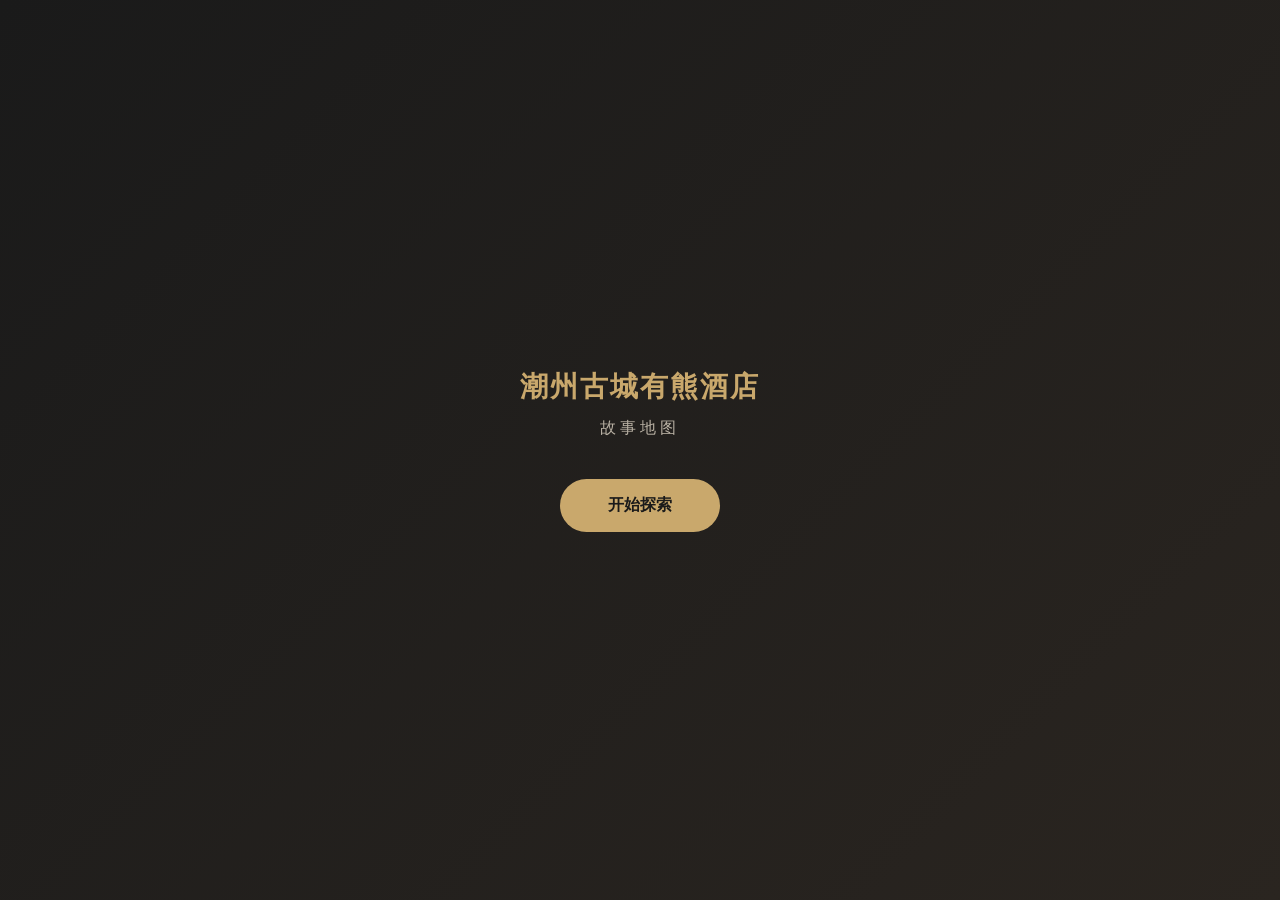
<file: index.html>
<!DOCTYPE html>
<html lang="zh-CN">
<head>
  <meta charset="UTF-8">
  <meta name="viewport" content="width=device-width, initial-scale=1.0, maximum-scale=1.0, user-scalable=no, viewport-fit=cover">
  <meta name="apple-mobile-web-app-capable" content="yes">
  <meta name="apple-mobile-web-app-status-bar-style" content="black-translucent">
  <meta name="theme-color" content="#1a1a1a">
  <title>潮州古城有熊酒店 · 故事地图</title>
  <link rel="manifest" href="manifest.json">
  <link rel="stylesheet" href="css/style.css?v=5">
  <script>
    // 在 app.js 加载前，先把地图居中显示，避免用户看到错位或空白
    document.addEventListener('DOMContentLoaded', function() {
      var img = document.getElementById('mapImage');
      var wrapper = document.getElementById('mapWrapper');
      var container = document.getElementById('mapContainer');
      function fitInitial() {
        if (!img.naturalWidth || !container || !wrapper) return;
        var cw = container.clientWidth;
        var ch = container.clientHeight;
        var scale = Math.min(cw / img.naturalWidth, ch / img.naturalHeight) * 0.95;
        scale = Math.max(0.5, Math.min(scale, 4));
        var x = (cw - img.naturalWidth * scale) / 2;
        var y = (ch - img.naturalHeight * scale) / 2;
        wrapper.style.transform = 'translate(' + x + 'px, ' + y + 'px) scale(' + scale + ')';
      }
      if (img.complete) fitInitial();
      else img.addEventListener('load', fitInitial);
    });
  </script>
</head>
<body>
  <div id="app">
    <!-- 顶部栏 -->
    <header class="top-bar">
      <div class="hotel-info">
        <h1>潮州古城有熊酒店</h1>
        <span class="subtitle">故事地图</span>
      </div>
      <div class="top-actions">
        <button class="voice-settings-btn" id="voiceSettingsBtn" title="语音播报设置">
          <span id="voiceIcon">🔊</span>
        </button>
        <div class="progress" id="progressWrap" title="点击查看成果">
          <span id="progressText">0/30</span>
        </div>
        <button class="reset-btn" id="resetBtn" title="重置全部打卡记录">🔄</button>
      </div>
    </header>

    <!-- 地图容器 -->
    <main class="map-container" id="mapContainer">
      <div class="map-loading" id="mapLoading">平面图加载中…</div>
      <div class="map-wrapper" id="mapWrapper">
        <img
          src="images/floor-plan-styled-1200.jpg"
          alt="潮州古城有熊酒店平面图"
          class="map-image"
          id="mapImage"
          draggable="false"
        >
        <div class="hotspots-layer" id="hotspotsLayer"></div>
      </div>
    </main>

    <!-- 底部故事卡片 -->
    <div class="story-sheet" id="storySheet">
      <div class="sheet-handle"></div>
      <div class="sheet-content">
        <div class="story-header">
          <div class="story-title-row">
            <span class="story-category" id="storyCategory">分类</span>
            <button class="story-voice-btn" id="storyVoiceBtn" title="播报">🔊</button>
          </div>
          <h2 id="storyTitle">故事标题</h2>
          <span class="story-area" id="storyArea">所在区域</span>
        </div>
        <div class="story-body">
          <p id="storySummary">摘要</p>
          <p id="storyText">完整故事</p>
        </div>
        <div class="story-actions">
          <button class="check-in-btn" id="checkInBtn">
            <span class="btn-icon">📍</span>
            <span class="btn-text">打卡</span>
          </button>
          <button class="nav-btn" id="prevBtn">上一个</button>
          <button class="nav-btn" id="nextBtn">下一个</button>
        </div>
      </div>
    </div>

    <!-- 成果页 -->
    <div class="modal" id="resultModal">
      <div class="modal-content result-content">
        <div class="modal-header">
          <h3>我的探索成果</h3>
          <button class="close-btn" id="closeResultModal">×</button>
        </div>
        <div class="result-body">
          <div class="result-stats">
            <div class="stat-number" id="resultCount">0</div>
            <div class="stat-label">已打卡故事点</div>
          </div>
          <div class="result-categories" id="resultCategories"></div>
          <div class="result-points" id="resultPoints"></div>
        </div>
      </div>
    </div>

    <!-- 证书/认证页 -->
    <div class="modal" id="certificateModal">
      <div class="modal-content certificate-content">
        <div class="modal-header">
          <h3>探索认证</h3>
          <button class="close-btn" id="closeCertificateModal">×</button>
        </div>
        <div class="certificate-body">
          <div class="certificate-card" id="certificateCard">
            <div class="cert-hotel">潮州古城有熊酒店</div>
            <div class="cert-title">故事探索认证</div>
            <div class="cert-subtitle">CERTIFICATE OF EXPLORATION</div>
            <div class="cert-divider"></div>
            <div class="cert-icon">🏅</div>
            <div class="cert-name" id="certName">探索者</div>
            <div class="cert-desc">
              已完成全部 <strong id="certCount">30</strong> 个故事点探索
            </div>
            <div class="cert-date" id="certDate">2026.06.15</div>
            <div class="cert-no" id="certNo">NO. 0001</div>
            <div class="cert-seal">有熊</div>
          </div>
          <div class="certificate-form">
            <label>您的名字</label>
            <input type="text" id="certNameInput" placeholder="输入名字" maxlength="10">
            <button class="btn-primary" id="updateCertNameBtn">更新证书</button>
            <button class="btn-secondary" id="downloadCertBtn">保存图片</button>
          </div>
        </div>
      </div>
    </div>

    <!-- 徽章弹窗 -->
    <div class="modal" id="badgeModal">
      <div class="modal-content badge-content">
        <div class="badge-icon" id="badgeIcon">🏅</div>
        <h3 id="badgeTitle">获得徽章</h3>
        <p id="badgeDesc">描述</p>
        <button class="start-btn" id="closeBadgeModal">太棒了</button>
      </div>
    </div>

    <!-- 语音设置弹窗 -->
    <div class="modal" id="voiceModal">
      <div class="modal-content voice-content">
        <div class="modal-header">
          <h3>语音播报设置</h3>
          <button class="close-btn" id="closeVoiceModal">×</button>
        </div>
        <div class="voice-body">
          <div class="voice-option">
            <label>播报模式</label>
            <div class="voice-mode-group" id="voiceModeGroup">
              <button type="button" class="voice-mode-btn" data-mode="off">关闭</button>
              <button type="button" class="voice-mode-btn" data-mode="click">点击播报</button>
              <button type="button" class="voice-mode-btn" data-mode="auto">自动播报</button>
            </div>
          </div>

          <div class="voice-option">
            <label for="voiceVolume">音量 <span id="voiceVolumeValue">100%</span></label>
            <input type="range" id="voiceVolume" min="0" max="1" step="0.05" value="1">
            <div class="voice-rate-labels">
              <span>静音</span>
              <span>50%</span>
              <span>最大</span>
            </div>
          </div>

          <button class="voice-test-btn" id="voiceTestBtn">试听效果</button>
        </div>
      </div>
    </div>

    <!-- Toast 提示 -->
    <div class="toast-container" id="toastContainer"></div>

    <!-- 头像选择弹窗 -->
    <div class="modal" id="avatarModal">
      <div class="modal-content avatar-content">
        <h3>选择你的探索头像</h3>
        <p>打卡后故事点会显示为你选择的头像</p>
        <div class="avatar-grid" id="avatarGrid"></div>
        <button class="start-btn" id="confirmAvatarBtn">开始探索</button>
      </div>
    </div>

    <!-- 启动页 -->
    <div class="splash" id="splash">
      <div class="splash-content">
        <h1>潮州古城有熊酒店</h1>
        <p>故事地图</p>
        <button class="start-btn" id="startBtn">开始探索</button>
      </div>
    </div>
  </div>

  <script src="data/points.js?v=5"></script>
  <script src="js/app.js?v=4"></script>
</body>
</html>
</file>
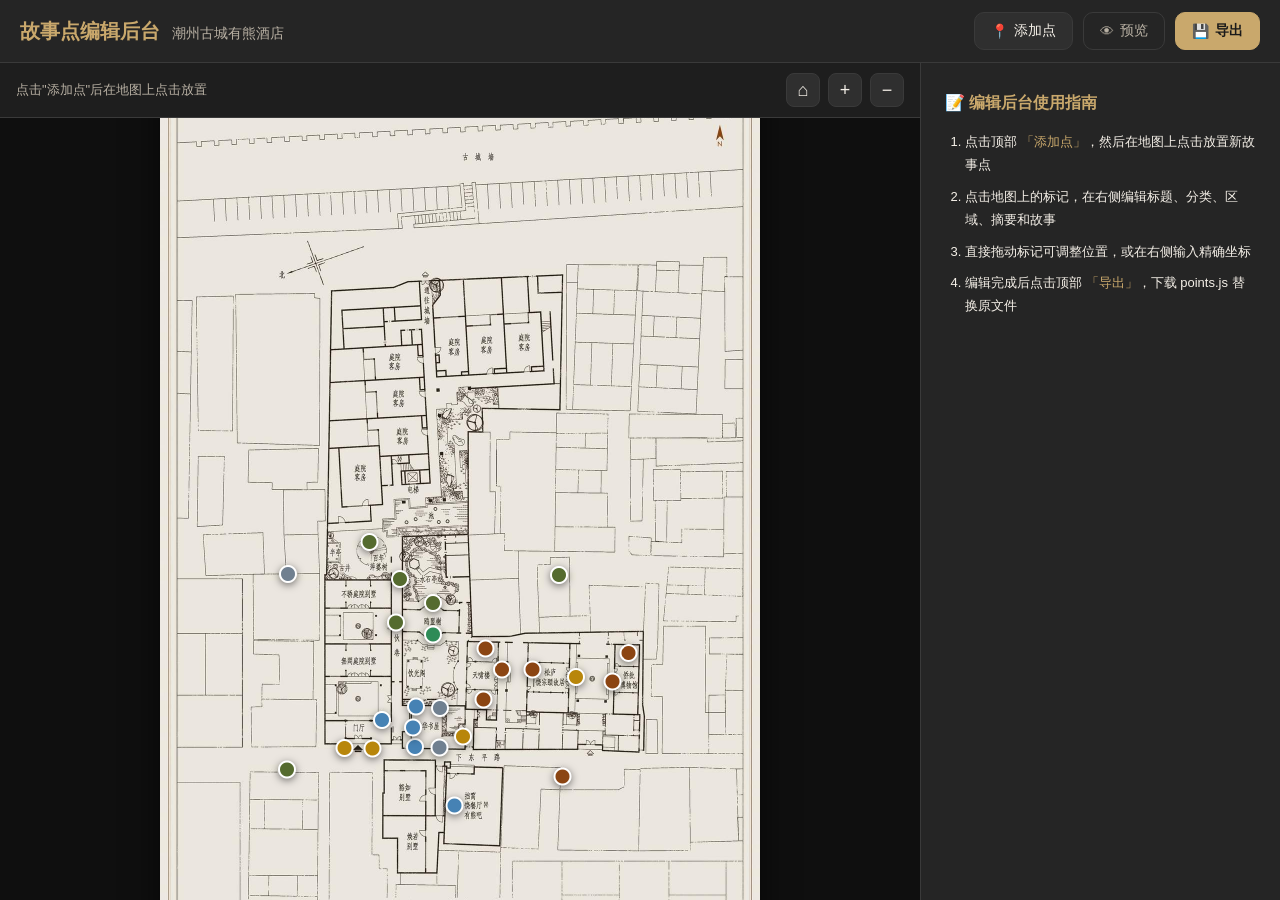
<file: editor.html>
<!DOCTYPE html>
<html lang="zh-CN">
<head>
  <meta charset="UTF-8">
  <meta name="viewport" content="width=device-width, initial-scale=1.0, maximum-scale=1.0, user-scalable=no, viewport-fit=cover">
  <title>潮州古城有熊酒店 · 故事点编辑后台</title>
  <link rel="stylesheet" href="css/editor.css?v=2">
</head>
<body>
  <div id="editor">
    <!-- 顶部工具栏 -->
    <header class="editor-header">
      <div class="editor-title">
        <h1>故事点编辑后台</h1>
        <span class="hotel-name">潮州古城有熊酒店</span>
      </div>
      <div class="editor-tools">
        <button class="tool-btn" id="addPointBtn" title="添加故事点">
          <span>📍</span> 添加点
        </button>
        <button class="tool-btn secondary" id="previewBtn" title="预览">
          <span>👁</span> 预览
        </button>
        <button class="tool-btn primary" id="exportBtn" title="导出数据">
          <span>💾</span> 导出
        </button>
      </div>
    </header>

    <!-- 主体 -->
    <div class="editor-body">
      <!-- 左侧地图 -->
      <div class="map-section">
        <div class="map-toolbar">
          <span class="hint" id="editorHint">点击"添加点"后在地图上点击放置</span>
          <button class="icon-btn" id="fitMapBtn" title="重置视图">⌂</button>
          <button class="icon-btn" id="zoomInBtn" title="放大">+</button>
          <button class="icon-btn" id="zoomOutBtn" title="缩小">−</button>
        </div>
        <div class="map-container" id="mapContainer">
          <div class="map-wrapper" id="mapWrapper">
            <img
              src="images/floor-plan-styled-1200.jpg"
              alt="潮州古城有熊酒店平面图"
              class="map-image"
              id="mapImage"
              draggable="false"
            >
            <div class="hotspots-layer" id="hotspotsLayer"></div>
          </div>
        </div>
      </div>

      <!-- 右侧属性面板 -->
      <div class="properties-panel" id="propertiesPanel">
        <div class="panel-empty" id="panelEmpty">
          <div class="panel-guide">
            <h4>📝 编辑后台使用指南</h4>
            <ol>
              <li>点击顶部 <strong>「添加点」</strong>，然后在地图上点击放置新故事点</li>
              <li>点击地图上的标记，在右侧编辑标题、分类、区域、摘要和故事</li>
              <li>直接拖动标记可调整位置，或在右侧输入精确坐标</li>
              <li>编辑完成后点击顶部 <strong>「导出」</strong>，下载 points.js 替换原文件</li>
            </ol>
          </div>
        </div>

        <form class="panel-form" id="panelForm">
          <div class="form-group">
            <label for="pId">ID</label>
            <input type="text" id="pId" readonly>
          </div>

          <div class="form-group">
            <label for="pTitle">标题 *</label>
            <input type="text" id="pTitle" placeholder="例如：大堂复古冰箱" required>
          </div>

          <div class="form-row">
            <div class="form-group">
              <label for="pCategory">分类</label>
              <select id="pCategory"></select>
            </div>
            <div class="form-group">
              <label for="pArea">所在区域</label>
              <input type="text" id="pArea" placeholder="例如：大堂">
            </div>
          </div>

          <div class="form-group">
            <label for="pSummary">一句话摘要</label>
            <input type="text" id="pSummary" placeholder="客人第一眼看到会想点击的简介">
          </div>

          <div class="form-group">
            <label for="pStory">完整故事</label>
            <textarea id="pStory" rows="10" placeholder="展开后的完整故事内容"></textarea>
          </div>

          <div class="form-row coords">
            <div class="form-group">
              <label>坐标 X</label>
              <input type="number" id="pX" step="0.0001" min="0" max="1">
            </div>
            <div class="form-group">
              <label>坐标 Y</label>
              <input type="number" id="pY" step="0.0001" min="0" max="1">
            </div>
          </div>

          <div class="form-actions">
            <button type="button" class="btn-secondary" id="deleteBtn">删除</button>
            <button type="button" class="btn-primary" id="saveBtn">保存</button>
          </div>
        </form>
      </div>
    </div>

    <!-- 导出弹窗 -->
    <div class="modal" id="exportModal">
      <div class="modal-content">
        <div class="modal-header">
          <h3>导出数据</h3>
          <button class="close-btn" id="closeExportModal">×</button>
        </div>
        <div class="modal-body">
          <div class="export-steps">
            <h4>导出后替换文件</h4>
            <ol>
              <li>点击 <strong>points.js</strong> 下载数据文件</li>
              <li>将下载的文件重命名为 <code>points.js</code></li>
              <li>替换项目 <code>data/points.js</code> 文件</li>
              <li>如需备份，可同时下载 <strong>points.json</strong></li>
            </ol>
          </div>
          <div class="export-list">
            <button class="export-item" id="exportJsonBtn">
              <strong>points.json</strong>
              <span>数据备份</span>
            </button>
            <button class="export-item primary" id="exportJsBtn">
              <strong>points.js</strong>
              <span>前端运行文件 ⬇</span>
            </button>
          </div>
          <div class="export-preview">
            <label>数据预览（JSON）</label>
            <textarea id="exportPreview" rows="12" readonly></textarea>
          </div>
        </div>
      </div>
    </div>
    <!-- 确认弹窗 -->
    <div class="modal" id="confirmModal">
      <div class="modal-content confirm-content">
        <div class="modal-header">
          <h3 id="confirmTitle">确认</h3>
          <button class="close-btn" id="closeConfirmModal">×</button>
        </div>
        <div class="modal-body">
          <p id="confirmMessage">确定要执行此操作吗？</p>
          <div class="confirm-actions">
            <button class="btn-secondary" id="cancelConfirmBtn">取消</button>
            <button class="btn-primary" id="okConfirmBtn">确定</button>
          </div>
        </div>
      </div>
    </div>
  </div>

  <script src="data/points.js?v=5"></script>
  <script src="js/editor.js?v=2"></script>
</body>
</html>
</file>
<file: css/style.css>
:root {
  --bg: #1a1a1a;
  --surface: rgba(30, 30, 30, 0.92);
  --surface-light: rgba(255, 255, 255, 0.08);
  --border: rgba(255, 255, 255, 0.08);
  --text: #f5f0e8;
  --text-secondary: #b8b0a3;
  --accent: #c9a86c;
  --accent-dark: #a0845a;
  --checked: #4a7c59;
  --category-history: #8B4513;
  --category-architecture: #556B2F;
  --category-craft: #B8860B;
  --category-art: #4682B4;
  --category-furniture: #708090;
  --category-tea: #2E8B57;
  --shadow: 0 8px 32px rgba(0, 0, 0, 0.4);
  --radius: 16px;
}

* {
  box-sizing: border-box;
  -webkit-tap-highlight-color: transparent;
}

html, body {
  margin: 0;
  padding: 0;
  width: 100%;
  height: 100%;
  overflow: hidden;
  background: var(--bg);
  color: var(--text);
  font-family: -apple-system, BlinkMacSystemFont, "Segoe UI", "PingFang SC", "Hiragino Sans GB", "Microsoft YaHei", sans-serif;
  touch-action: none;
  user-select: none;
  -webkit-user-select: none;
}

#app {
  width: 100%;
  height: 100%;
  position: relative;
  overflow: hidden;
}

/* 顶部栏 */
.top-bar {
  position: fixed;
  top: 0;
  left: 0;
  right: 0;
  z-index: 100;
  display: flex;
  justify-content: space-between;
  align-items: center;
  padding: 12px 16px;
  padding-top: max(12px, env(safe-area-inset-top));
  background: linear-gradient(to bottom, rgba(26, 26, 26, 0.95), rgba(26, 26, 26, 0.7));
  backdrop-filter: blur(10px);
  -webkit-backdrop-filter: blur(10px);
}

.hotel-info {
  display: flex;
  flex-direction: column;
  gap: 2px;
}

.hotel-info h1 {
  margin: 0;
  font-size: 18px;
  font-weight: 600;
  letter-spacing: 1px;
  color: var(--accent);
}

.hotel-info .subtitle {
  font-size: 13px;
  color: var(--text-secondary);
  letter-spacing: 2px;
}

.top-actions {
  display: flex;
  align-items: center;
  gap: 10px;
}

.top-actions button {
  border: none;
  background: rgba(255, 255, 255, 0.08);
  color: var(--text);
  border-radius: 20px;
  padding: 8px 14px;
  font-size: 13px;
  cursor: pointer;
  transition: all 0.2s ease;
  display: flex;
  align-items: center;
  gap: 6px;
}

.top-actions button:hover {
  background: rgba(255, 255, 255, 0.15);
}

.top-actions button:active {
  transform: scale(0.96);
}

.voice-settings-btn {
  padding: 8px 10px;
  font-size: 15px;
}

.progress {
  background: var(--accent);
  color: var(--bg);
  border-radius: 20px;
  padding: 8px 14px;
  font-weight: 600;
  font-size: 13px;
  cursor: pointer;
}

.reset-btn {
  border: none;
  background: rgba(255, 255, 255, 0.08);
  color: var(--text-secondary);
  border-radius: 20px;
  padding: 8px 10px;
  font-size: 15px;
  cursor: pointer;
  transition: all 0.2s ease;
}

.reset-btn:hover {
  background: rgba(198, 93, 87, 0.3);
  color: var(--danger, #c65d57);
}

.mode-hint {
  position: fixed;
  top: 70px;
  left: 50%;
  transform: translateX(-50%);
  z-index: 90;
  background: rgba(26, 26, 26, 0.85);
  color: var(--text-secondary);
  padding: 8px 16px;
  border-radius: 20px;
  font-size: 13px;
  opacity: 0;
  transition: opacity 0.3s ease;
  pointer-events: none;
}

.mode-hint.show {
  opacity: 1;
}

/* 地图容器 */
.map-container {
  position: fixed;
  top: 0;
  left: 0;
  width: 100%;
  height: 100%;
  overflow: hidden;
  background: #0f0f0f;
  cursor: grab;
}

.map-container:active {
  cursor: grabbing;
}

.map-wrapper {
  position: absolute;
  top: 0;
  left: 0;
  transform-origin: 0 0;
  will-change: transform;
  --map-scale: 1;
}

.map-loading {
  position: absolute;
  top: 50%;
  left: 50%;
  transform: translate(-50%, -50%);
  color: var(--text-secondary);
  font-size: 14px;
  letter-spacing: 2px;
  z-index: 5;
  pointer-events: none;
}

.map-image {
  max-width: none;
  max-height: none;
  width: auto;
  height: auto;
  display: block;
  pointer-events: none;
  box-shadow: 0 20px 60px rgba(0, 0, 0, 0.6);
  background: #2a2a2a;
  min-width: 200px;
  min-height: 300px;
}

.hotspots-layer {
  position: absolute;
  top: 0;
  left: 0;
  width: 100%;
  height: 100%;
  pointer-events: none;
}

.hotspot {
  position: absolute;
  width: 52px;
  height: 52px;
  transform: translate(-50%, -50%) scale(calc(1 / var(--map-scale)));
  pointer-events: auto;
  cursor: pointer;
}

.hotspot-dot {
  position: absolute;
  top: 50%;
  left: 50%;
  width: 22px;
  height: 22px;
  transform: translate(-50%, -50%);
  border-radius: 50%;
  background: var(--accent);
  border: 3px solid rgba(255, 255, 255, 0.95);
  box-shadow: 0 3px 12px rgba(0, 0, 0, 0.5);
  transition: all 0.3s ease;
  z-index: 1;
}

.hotspot.checked .hotspot-dot {
  transform: translate(-50%, -50%) scale(0.6);
  opacity: 0;
}

.hotspot.active .hotspot-dot {
  background: #fff;
  transform: translate(-50%, -50%) scale(1.45);
}

.hotspot-ring {
  position: absolute;
  top: 50%;
  left: 50%;
  width: 52px;
  height: 52px;
  transform: translate(-50%, -50%);
  border-radius: 50%;
  border: 3px solid var(--accent);
  opacity: 0.65;
  animation: pulse 2s ease-out infinite;
  z-index: 2;
  pointer-events: none;
}

.hotspot.checked .hotspot-ring {
  border-color: var(--checked);
  animation: none;
  opacity: 0;
}

@keyframes pulse {
  0% {
    transform: translate(-50%, -50%) scale(0.5);
    opacity: 0.85;
  }
  100% {
    transform: translate(-50%, -50%) scale(1.6);
    opacity: 0;
  }
}

.hotspot-avatar {
  position: absolute;
  top: 50%;
  left: 50%;
  width: 22px;
  height: 22px;
  transform: translate(-50%, -50%);
  border-radius: 50%;
  background: #fff;
  display: flex;
  align-items: center;
  justify-content: center;
  font-size: 13px;
  box-shadow: 0 2px 8px rgba(0, 0, 0, 0.4);
  opacity: 0;
  transition: all 0.3s ease;
  pointer-events: none;
}

.hotspot.checked .hotspot-avatar {
  opacity: 1;
}

.hotspot.active .hotspot-avatar {
  transform: translate(-50%, -50%) scale(1.15);
}

.hotspot-label {
  position: absolute;
  top: 34px;
  left: 50%;
  transform: translateX(-50%);
  white-space: nowrap;
  font-size: 17px;
  font-weight: 600;
  color: #fff;
  background: rgba(0, 0, 0, 0.78);
  padding: 5px 12px;
  border-radius: 8px;
  opacity: 0;
  transition: opacity 0.2s ease;
  pointer-events: none;
  text-shadow: 0 1px 3px rgba(0, 0, 0, 0.6);
  letter-spacing: 0.5px;
  /* 默认不显示地图上的标签，名称在底部故事卡片中显示 */
  display: none !important;
}

.hotspot.active .hotspot-label {
  opacity: 1;
  background: rgba(0, 0, 0, 0.92);
  font-weight: 700;
}

/* 故事卡片 */
.story-sheet {
  position: fixed;
  left: 0;
  right: 0;
  bottom: 0;
  z-index: 110;
  background: var(--surface);
  backdrop-filter: blur(20px);
  -webkit-backdrop-filter: blur(20px);
  border-radius: var(--radius) var(--radius) 0 0;
  box-shadow: var(--shadow);
  transform: translateY(calc(100% - 28px));
  transition: transform 0.35s cubic-bezier(0.32, 0.72, 0, 1);
  max-height: 47vh;
  display: flex;
  flex-direction: column;
}

.story-sheet.open {
  transform: translateY(0);
}

.sheet-handle {
  width: 40px;
  height: 4px;
  background: rgba(255, 255, 255, 0.2);
  border-radius: 2px;
  margin: 10px auto;
  flex-shrink: 0;
  position: relative;
}

.sheet-handle::before {
  content: '';
  position: absolute;
  top: -10px;
  left: -30px;
  right: -30px;
  bottom: -10px;
}

.sheet-content {
  padding: 0 20px 24px;
  overflow-y: auto;
  flex: 1;
  -webkit-overflow-scrolling: touch;
}

.story-title-row {
  display: flex;
  justify-content: space-between;
  align-items: flex-start;
  gap: 10px;
  margin-bottom: 8px;
}

.story-title-row .story-category {
  margin-bottom: 0;
  flex-shrink: 0;
}

.story-voice-btn {
  border: none;
  background: rgba(201, 168, 108, 0.15);
  color: var(--accent);
  border-radius: 50%;
  width: 32px;
  height: 32px;
  font-size: 15px;
  cursor: pointer;
  transition: all 0.2s ease;
  display: flex;
  align-items: center;
  justify-content: center;
  flex-shrink: 0;
}

.story-voice-btn:hover {
  background: rgba(201, 168, 108, 0.25);
}

.story-voice-btn:active {
  transform: scale(0.92);
}

.story-header h2 {
  margin: 0 0 8px 0;
  font-size: 22px;
  font-weight: 600;
  line-height: 1.3;
}

.story-area {
  font-size: 13px;
  color: var(--text-secondary);
}

.story-body {
  margin-bottom: 20px;
}

.story-body p {
  margin: 0 0 12px 0;
  font-size: 15px;
  line-height: 1.7;
  color: var(--text);
}

#storySummary {
  font-size: 16px;
  color: var(--accent);
  font-weight: 500;
}

.story-actions {
  display: flex;
  gap: 12px;
  padding-top: 8px;
  border-top: 1px solid rgba(255, 255, 255, 0.08);
}

.story-actions button {
  flex: 1;
  border: none;
  border-radius: 12px;
  padding: 14px 16px;
  font-size: 15px;
  font-weight: 500;
  cursor: pointer;
  transition: all 0.2s ease;
}

.story-actions button:active {
  transform: scale(0.97);
}

.check-in-btn {
  background: var(--accent);
  color: var(--bg);
  display: flex;
  align-items: center;
  justify-content: center;
  gap: 6px;
}

.check-in-btn.checked {
  background: var(--checked);
  color: #fff;
}

.uncheck-btn {
  background: rgba(198, 93, 87, 0.15);
  color: var(--danger, #c65d57);
  border: 1px solid rgba(198, 93, 87, 0.3);
  border-radius: 12px;
  padding: 14px 12px;
  font-size: 14px;
  font-weight: 500;
  cursor: pointer;
  transition: all 0.2s ease;
  display: none;
}

.uncheck-btn.visible {
  display: block;
}

.nav-btn {
  background: rgba(255, 255, 255, 0.08);
  color: var(--text);
}

.nav-btn:disabled {
  opacity: 0.3;
  cursor: not-allowed;
}

/* 弹窗 */
.modal {
  position: fixed;
  top: 0;
  left: 0;
  right: 0;
  bottom: 0;
  z-index: 350;
  background: rgba(0, 0, 0, 0.7);
  display: flex;
  align-items: center;
  justify-content: center;
  padding: 20px;
  opacity: 0;
  visibility: hidden;
  transition: all 0.3s ease;
}

.modal.show {
  opacity: 1;
  visibility: visible;
}

.modal-content {
  background: var(--surface);
  border-radius: var(--radius);
  width: 100%;
  max-width: 500px;
  max-height: 80vh;
  display: flex;
  flex-direction: column;
  overflow: hidden;
  box-shadow: var(--shadow);
}

.modal-header {
  display: flex;
  justify-content: space-between;
  align-items: center;
  padding: 18px 20px;
  border-bottom: 1px solid rgba(255, 255, 255, 0.08);
}

.modal-header h3 {
  margin: 0;
  font-size: 18px;
  font-weight: 600;
}

.close-btn {
  background: none;
  border: none;
  color: var(--text-secondary);
  font-size: 28px;
  line-height: 1;
  cursor: pointer;
  padding: 0;
  width: 36px;
  height: 36px;
  display: flex;
  align-items: center;
  justify-content: center;
  border-radius: 50%;
  transition: all 0.2s ease;
}

.close-btn:hover {
  background: rgba(255, 255, 255, 0.1);
  color: var(--text);
}

/* 路线列表 */
.route-list {
  padding: 16px 20px;
  overflow-y: auto;
  -webkit-overflow-scrolling: touch;
}

.route-item {
  padding: 16px;
  margin-bottom: 12px;
  background: rgba(255, 255, 255, 0.05);
  border-radius: 12px;
  cursor: pointer;
  transition: all 0.2s ease;
  border: 1px solid transparent;
}

.route-item:hover,
.route-item:active {
  background: rgba(255, 255, 255, 0.1);
  border-color: var(--accent);
}

.route-item h4 {
  margin: 0 0 6px 0;
  font-size: 16px;
  color: var(--accent);
}

.route-item p {
  margin: 0;
  font-size: 13px;
  color: var(--text-secondary);
}

/* 成果页 */
.result-content {
  max-width: 420px;
}

.result-body {
  padding: 20px;
  overflow-y: auto;
  -webkit-overflow-scrolling: touch;
}

.result-stats {
  text-align: center;
  margin-bottom: 24px;
}

.stat-number {
  font-size: 56px;
  font-weight: 700;
  color: var(--accent);
  line-height: 1;
}

.stat-label {
  font-size: 14px;
  color: var(--text-secondary);
  margin-top: 6px;
}

.result-categories {
  display: flex;
  flex-wrap: wrap;
  gap: 8px;
  margin-bottom: 20px;
  justify-content: center;
}

.category-tag {
  padding: 6px 12px;
  border-radius: 16px;
  font-size: 12px;
  background: rgba(255, 255, 255, 0.08);
}

.result-points {
  display: grid;
  gap: 8px;
}

.result-point {
  display: flex;
  align-items: center;
  gap: 10px;
  padding: 10px 12px;
  background: rgba(255, 255, 255, 0.05);
  border-radius: 8px;
  font-size: 14px;
}

.result-point.checked {
  background: rgba(74, 124, 89, 0.2);
}

.result-point .check-icon {
  width: 20px;
  height: 20px;
  border-radius: 50%;
  border: 2px solid var(--text-secondary);
  display: flex;
  align-items: center;
  justify-content: center;
  font-size: 11px;
  flex-shrink: 0;
}

.result-point.checked .check-icon {
  background: var(--checked);
  border-color: var(--checked);
}

/* 启动页 */
.splash {
  position: fixed;
  top: 0;
  left: 0;
  right: 0;
  bottom: 0;
  z-index: 300;
  background: linear-gradient(135deg, #1a1a1a 0%, #2a2520 100%);
  display: flex;
  align-items: center;
  justify-content: center;
  text-align: center;
  transition: opacity 0.5s ease, visibility 0.5s ease;
}

.splash.hide {
  opacity: 0;
  visibility: hidden;
}

.splash-content h1 {
  font-size: 28px;
  font-weight: 600;
  color: var(--accent);
  margin: 0 0 12px 0;
  letter-spacing: 2px;
}

.splash-content p {
  font-size: 16px;
  color: var(--text-secondary);
  margin: 0 0 40px 0;
  letter-spacing: 4px;
}

.start-btn {
  background: var(--accent);
  color: var(--bg);
  border: none;
  border-radius: 30px;
  padding: 16px 48px;
  font-size: 16px;
  font-weight: 600;
  cursor: pointer;
  transition: all 0.2s ease;
}

.start-btn:hover {
  background: var(--accent-dark);
}

.start-btn:active {
  transform: scale(0.97);
}

/* 语音设置弹窗 */
.voice-content {
  max-width: 420px;
}

.voice-body {
  padding: 20px;
}

.voice-option {
  margin-bottom: 20px;
}

.voice-option label {
  display: block;
  font-size: 14px;
  color: var(--text-secondary);
  margin-bottom: 10px;
}

.voice-mode-group {
  display: flex;
  gap: 8px;
}

.voice-mode-btn {
  flex: 1;
  padding: 10px 8px;
  border: 1px solid var(--border);
  border-radius: 10px;
  background: var(--surface-light);
  color: var(--text-secondary);
  font-size: 13px;
  cursor: pointer;
  transition: all 0.2s ease;
}

.voice-mode-btn.active {
  background: var(--accent);
  color: var(--bg);
  border-color: var(--accent);
  font-weight: 600;
}

.voice-option select,
.voice-option input[type="range"] {
  width: 100%;
  padding: 10px 12px;
  border: 1px solid var(--border);
  border-radius: 10px;
  background: var(--bg);
  color: var(--text);
  font-size: 14px;
}

.voice-option input[type="range"] {
  padding: 0;
  height: 6px;
  -webkit-appearance: none;
  appearance: none;
  background: rgba(255, 255, 255, 0.1);
  border-radius: 3px;
  outline: none;
}

.voice-option input[type="range"]::-webkit-slider-thumb {
  -webkit-appearance: none;
  width: 18px;
  height: 18px;
  border-radius: 50%;
  background: var(--accent);
  cursor: pointer;
}

.voice-rate-labels {
  display: flex;
  justify-content: space-between;
  font-size: 12px;
  color: var(--text-secondary);
  margin-top: 4px;
}

.voice-hint {
  font-size: 12px;
  color: var(--text-secondary);
  margin: 6px 0 0 0;
  line-height: 1.5;
}

.voice-test-btn {
  width: 100%;
  padding: 14px;
  border: none;
  border-radius: 12px;
  background: var(--accent);
  color: var(--bg);
  font-size: 15px;
  font-weight: 600;
  cursor: pointer;
  transition: all 0.2s ease;
}

.voice-test-btn:hover {
  background: var(--accent-dark);
}

.voice-test-btn:active {
  transform: scale(0.97);
}

/* 小屏幕手机优化（如微信内置浏览器） */
@media (max-width: 400px) {
  .top-bar {
    padding: 8px 12px;
    padding-top: max(8px, env(safe-area-inset-top));
  }

  .hotel-info h1 {
    font-size: 15px;
    letter-spacing: 0;
  }

  .hotel-info .subtitle {
    display: none;
  }

  .top-actions {
    gap: 6px;
  }

  .top-actions button {
    padding: 6px 8px;
    font-size: 12px;
    gap: 4px;
    border-radius: 16px;
  }

  .mode-btn .mode-text {
    display: none;
  }

  .mode-btn .mode-icon {
    margin: 0;
  }

  .voice-settings-btn {
    padding: 6px 8px;
    font-size: 14px;
  }

  .route-btn {
    padding: 6px 8px;
    font-size: 14px;
  }

  .progress {
    padding: 6px 8px;
    font-size: 12px;
  }

  .reset-btn {
    padding: 6px 8px;
    font-size: 14px;
  }
}

/* 横屏优化 */
@media (orientation: landscape) {
  .story-sheet {
    left: auto;
    right: 0;
    top: 60px;
    bottom: 0;
    width: 380px;
    max-width: 40vw;
    max-height: none;
    border-radius: var(--radius) 0 0 var(--radius);
    transform: translateX(100%);
  }

  .story-sheet.open {
    transform: translateX(0);
  }

  .sheet-handle {
    display: none;
  }
}

/* 平板适配 */
@media (min-width: 768px) {
  .hotel-info h1 {
    font-size: 22px;
  }

  .top-actions button {
    font-size: 14px;
    padding: 10px 18px;
  }

  .story-header h2 {
    font-size: 24px;
  }

  .story-body p {
    font-size: 16px;
  }

  .hotspot {
    width: 40px;
    height: 40px;
  }

  .hotspot-dot {
    width: 16px;
    height: 16px;
  }

  .hotspot-label {
    display: none !important;
  }
}

/* 缩放控件 */
.zoom-controls {
  position: fixed;
  right: 16px;
  bottom: 100px;
  z-index: 95;
  display: flex;
  flex-direction: column;
  gap: 8px;
}

.zoom-controls button {
  width: 44px;
  height: 44px;
  border-radius: 50%;
  border: none;
  background: rgba(30, 30, 30, 0.85);
  color: var(--text);
  font-size: 22px;
  cursor: pointer;
  display: flex;
  align-items: center;
  justify-content: center;
  box-shadow: var(--shadow);
  backdrop-filter: blur(10px);
  -webkit-backdrop-filter: blur(10px);
}

.zoom-controls button:active {
  transform: scale(0.92);
}

/* Toast 提示 */
.toast-container {
  position: fixed;
  top: 80px;
  left: 50%;
  transform: translateX(-50%);
  z-index: 250;
  display: flex;
  flex-direction: column;
  gap: 8px;
  pointer-events: none;
}

.toast {
  background: rgba(30, 30, 30, 0.95);
  color: var(--text);
  padding: 12px 24px;
  border-radius: 30px;
  font-size: 15px;
  font-weight: 500;
  box-shadow: var(--shadow);
  backdrop-filter: blur(10px);
  -webkit-backdrop-filter: blur(10px);
  animation: toastIn 0.3s ease, toastOut 0.3s ease 2.2s forwards;
  display: flex;
  align-items: center;
  gap: 8px;
}

.toast.success {
  background: rgba(74, 124, 89, 0.95);
}

@keyframes toastIn {
  from {
    opacity: 0;
    transform: translateY(-20px);
  }
  to {
    opacity: 1;
    transform: translateY(0);
  }
}

@keyframes toastOut {
  to {
    opacity: 0;
    transform: translateY(-20px);
  }
}

/* 徽章弹窗 */
.badge-content {
  max-width: 360px;
  text-align: center;
  padding: 32px 24px;
}

.badge-icon {
  font-size: 72px;
  margin-bottom: 16px;
}

.badge-content h3 {
  font-size: 22px;
  margin: 0 0 8px 0;
  color: var(--accent);
}

.badge-content p {
  font-size: 15px;
  color: var(--text-secondary);
  margin: 0 0 24px 0;
}

.badge-content .start-btn {
  width: 100%;
}

/* 头像选择弹窗 */
.avatar-content {
  max-width: 400px;
  text-align: center;
  padding: 32px 24px;
}

.avatar-content h3 {
  font-size: 22px;
  margin: 0 0 8px 0;
  color: var(--accent);
}

.avatar-content p {
  font-size: 14px;
  color: var(--text-secondary);
  margin: 0 0 24px 0;
}

.avatar-grid {
  display: grid;
  grid-template-columns: repeat(4, 1fr);
  gap: 12px;
  margin-bottom: 24px;
}

.avatar-option {
  aspect-ratio: 1;
  display: flex;
  align-items: center;
  justify-content: center;
  font-size: 32px;
  background: var(--surface-light);
  border: 2px solid var(--border);
  border-radius: 12px;
  cursor: pointer;
  transition: all 0.2s ease;
}

.avatar-option:hover {
  border-color: var(--accent);
  transform: scale(1.05);
}

.avatar-option.selected {
  border-color: var(--accent);
  background: rgba(201, 168, 108, 0.2);
  box-shadow: 0 0 0 3px rgba(201, 168, 108, 0.3);
}

.avatar-content .start-btn {
  width: 100%;
}

/* 证书弹窗 */
.certificate-content {
  max-width: 480px;
}

.certificate-body {
  padding: 20px;
  display: flex;
  flex-direction: column;
  gap: 20px;
  overflow-y: auto;
  -webkit-overflow-scrolling: touch;
}

.certificate-card {
  background: linear-gradient(160deg, #f8f4ec 0%, #ede6d6 50%, #e5dcc8 100%);
  border: 2px solid #b8986a;
  border-radius: 4px;
  padding: 44px 32px 52px;
  text-align: center;
  color: #3d3222;
  position: relative;
  box-shadow: 0 12px 40px rgba(0, 0, 0, 0.25), inset 0 0 60px rgba(201, 168, 108, 0.12);
}

/* 双层边框 */
.certificate-card::before {
  content: '';
  position: absolute;
  top: 10px;
  left: 10px;
  right: 10px;
  bottom: 10px;
  border: 1px solid rgba(139, 115, 85, 0.35);
  pointer-events: none;
}

/* 四角装饰 */
.certificate-card::after {
  content: '❖';
  position: absolute;
  top: 16px;
  left: 50%;
  transform: translateX(-50%);
  font-size: 12px;
  color: #a08050;
  letter-spacing: 8px;
  opacity: 0.6;
}

.cert-hotel {
  font-size: 13px;
  letter-spacing: 5px;
  color: #8b7355;
  margin-bottom: 10px;
  text-transform: uppercase;
}

.cert-title {
  font-size: 28px;
  font-weight: 700;
  color: #5c4033;
  margin-bottom: 6px;
  letter-spacing: 4px;
}

.cert-subtitle {
  font-size: 12px;
  letter-spacing: 6px;
  color: #9a8568;
  margin-bottom: 28px;
}

.cert-divider {
  width: 80px;
  height: 2px;
  background: linear-gradient(90deg, transparent, #b8986a, transparent);
  margin: 0 auto 24px;
}

.cert-icon {
  font-size: 56px;
  margin-bottom: 20px;
}

.cert-name {
  font-size: 26px;
  font-weight: 600;
  color: #6b4423;
  margin-bottom: 8px;
  padding-bottom: 12px;
  border-bottom: 1px solid rgba(139, 115, 85, 0.25);
  letter-spacing: 2px;
}

.cert-desc {
  font-size: 14px;
  color: #5a4d3a;
  line-height: 1.8;
  margin-bottom: 20px;
}

.cert-date {
  font-size: 13px;
  color: #8b7355;
  letter-spacing: 1px;
  margin-bottom: 8px;
}

.cert-no {
  font-size: 11px;
  color: #a09078;
  letter-spacing: 1px;
}

.cert-seal {
  position: absolute;
  bottom: 36px;
  right: 36px;
  width: 68px;
  height: 68px;
  border: 3px double #8b4513;
  border-radius: 50%;
  display: flex;
  align-items: center;
  justify-content: center;
  font-size: 15px;
  font-weight: 700;
  color: #8b4513;
  transform: rotate(-12deg);
  opacity: 0.85;
  box-shadow: 0 0 0 2px rgba(139, 69, 19, 0.15);
}

.certificate-form {
  display: flex;
  flex-direction: column;
  gap: 12px;
}

.certificate-form label {
  font-size: 13px;
  color: var(--text-secondary);
}

.certificate-form input {
  padding: 12px 16px;
  border: 1px solid var(--border);
  border-radius: var(--radius);
  background: var(--bg);
  color: var(--text);
  font-size: 15px;
}

.certificate-form .btn-primary,
.certificate-form .btn-secondary {
  padding: 14px;
  border-radius: var(--radius);
  border: none;
  font-size: 15px;
  font-weight: 600;
  cursor: pointer;
}

.certificate-form .btn-primary {
  background: var(--accent);
  color: #1a1a1a;
}

.certificate-form .btn-secondary {
  background: transparent;
  color: var(--text);
  border: 1px solid var(--border);
}
</file>
<file: css/editor.css>
:root {
  --bg: #1a1a1a;
  --surface: #252525;
  --surface-light: #2f2f2f;
  --border: #3a3a3a;
  --text: #f5f0e8;
  --text-secondary: #b8b0a3;
  --accent: #c9a86c;
  --accent-dark: #a0845a;
  --danger: #c65d57;
  --success: #4a7c59;
  --radius: 10px;
  --shadow: 0 4px 20px rgba(0, 0, 0, 0.4);
}

* {
  box-sizing: border-box;
  -webkit-tap-highlight-color: transparent;
}

html, body {
  margin: 0;
  padding: 0;
  width: 100%;
  height: 100%;
  overflow: hidden;
  background: var(--bg);
  color: var(--text);
  font-family: -apple-system, BlinkMacSystemFont, "Segoe UI", "PingFang SC", "Hiragino Sans GB", "Microsoft YaHei", sans-serif;
}

#editor {
  display: flex;
  flex-direction: column;
  width: 100%;
  height: 100%;
}

/* 顶部栏 */
.editor-header {
  display: flex;
  justify-content: space-between;
  align-items: center;
  padding: 12px 20px;
  background: var(--surface);
  border-bottom: 1px solid var(--border);
  flex-shrink: 0;
}

.editor-title {
  display: flex;
  align-items: baseline;
  gap: 12px;
}

.editor-title h1 {
  margin: 0;
  font-size: 20px;
  font-weight: 600;
  color: var(--accent);
}

.hotel-name {
  font-size: 14px;
  color: var(--text-secondary);
}

.editor-tools {
  display: flex;
  gap: 10px;
}

.tool-btn {
  display: flex;
  align-items: center;
  gap: 6px;
  padding: 9px 16px;
  border-radius: var(--radius);
  border: 1px solid var(--border);
  background: var(--surface-light);
  color: var(--text);
  font-size: 14px;
  cursor: pointer;
  transition: all 0.2s ease;
}

.tool-btn:hover {
  background: #3a3a3a;
}

.tool-btn:active {
  transform: scale(0.97);
}

.tool-btn.primary {
  background: var(--accent);
  color: #1a1a1a;
  border-color: var(--accent);
  font-weight: 600;
}

.tool-btn.primary:hover {
  background: var(--accent-dark);
}

.tool-btn.secondary {
  background: transparent;
  color: var(--text-secondary);
}

.tool-btn.secondary:hover {
  color: var(--text);
  border-color: var(--text-secondary);
}

.tool-btn.active {
  background: var(--accent);
  color: #1a1a1a;
  border-color: var(--accent);
  font-weight: 600;
}

/* 主体 */
.editor-body {
  display: flex;
  flex: 1;
  overflow: hidden;
}

/* 地图区 */
.map-section {
  flex: 1;
  display: flex;
  flex-direction: column;
  min-width: 0;
  position: relative;
}

.map-toolbar {
  display: flex;
  align-items: center;
  gap: 8px;
  padding: 10px 16px;
  background: rgba(30, 30, 30, 0.9);
  border-bottom: 1px solid var(--border);
  z-index: 10;
}

.map-toolbar .hint {
  flex: 1;
  font-size: 13px;
  color: var(--text-secondary);
}

.icon-btn {
  width: 34px;
  height: 34px;
  border-radius: 8px;
  border: 1px solid var(--border);
  background: var(--surface-light);
  color: var(--text);
  font-size: 18px;
  cursor: pointer;
  display: flex;
  align-items: center;
  justify-content: center;
}

.icon-btn:hover {
  background: #3a3a3a;
}

.map-container {
  flex: 1;
  position: relative;
  overflow: hidden;
  background: #0f0f0f;
  cursor: grab;
}

.map-container:active {
  cursor: grabbing;
}

.map-container.add-mode {
  cursor: crosshair;
}

.map-wrapper {
  position: absolute;
  top: 0;
  left: 0;
  transform-origin: 0 0;
  will-change: transform;
  --map-scale: 1;
}

.map-image {
  max-width: none;
  max-height: none;
  width: auto;
  height: auto;
  display: block;
  pointer-events: none;
  box-shadow: 0 20px 60px rgba(0, 0, 0, 0.6);
}

.hotspots-layer {
  position: absolute;
  top: 0;
  left: 0;
  width: 100%;
  height: 100%;
  pointer-events: none;
}

/* 编辑热点 */
.edit-hotspot {
  position: absolute;
  width: 40px;
  height: 40px;
  transform: translate(-50%, -50%) scale(calc(1 / var(--map-scale)));
  pointer-events: auto;
  cursor: pointer;
  z-index: 10;
}

.edit-hotspot .dot {
  position: absolute;
  top: 50%;
  left: 50%;
  width: 18px;
  height: 18px;
  transform: translate(-50%, -50%);
  border-radius: 50%;
  background: var(--accent);
  border: 2.5px solid #fff;
  box-shadow: 0 2px 8px rgba(0, 0, 0, 0.5);
}

.edit-hotspot.selected .dot {
  background: #fff;
  border-color: var(--accent);
  transform: translate(-50%, -50%) scale(1.3);
}

.edit-hotspot .label {
  position: absolute;
  top: 24px;
  left: 50%;
  transform: translateX(-50%);
  white-space: nowrap;
  font-size: 13px;
  font-weight: 500;
  color: #fff;
  background: rgba(0, 0, 0, 0.75);
  padding: 3px 8px;
  border-radius: 5px;
  pointer-events: none;
  opacity: 0;
  transition: opacity 0.15s ease;
}

.edit-hotspot:hover .label,
.edit-hotspot.selected .label {
  opacity: 1;
}

.edit-hotspot:hover .dot,
.edit-hotspot.selected .dot {
  box-shadow: 0 0 0 6px rgba(201, 168, 108, 0.3);
}

/* 拖拽时的热点 */
.edit-hotspot.dragging {
  cursor: grabbing;
  z-index: 100;
}

.edit-hotspot.dragging .dot {
  background: var(--success);
}

/* 属性面板 */
.properties-panel {
  width: 360px;
  min-width: 360px;
  background: var(--surface);
  border-left: 1px solid var(--border);
  display: flex;
  flex-direction: column;
  overflow-y: auto;
}

.panel-empty {
  flex: 1;
  display: flex;
  flex-direction: column;
  align-items: center;
  justify-content: flex-start;
  padding: 30px 24px;
  color: var(--text-secondary);
}

.panel-guide {
  width: 100%;
  text-align: left;
}

.panel-guide h4 {
  margin: 0 0 16px 0;
  font-size: 16px;
  color: var(--accent);
  font-weight: 600;
}

.panel-guide ol {
  margin: 0;
  padding-left: 20px;
  line-height: 1.8;
  font-size: 13px;
  color: var(--text);
}

.panel-guide li {
  margin-bottom: 8px;
}

.panel-guide strong {
  color: var(--accent);
  font-weight: 500;
}

.panel-form {
  padding: 20px;
  display: none;
}

.panel-form.show {
  display: block;
}

.form-group {
  margin-bottom: 16px;
}

.form-row {
  display: flex;
  gap: 12px;
}

.form-row .form-group {
  flex: 1;
}

.form-row.coords .form-group {
  min-width: 0;
}

.form-row.coords input {
  width: 100%;
}

label {
  display: block;
  margin-bottom: 6px;
  font-size: 13px;
  color: var(--text-secondary);
}

input[type="text"],
input[type="number"],
select,
textarea {
  width: 100%;
  padding: 10px 12px;
  border: 1px solid var(--border);
  border-radius: var(--radius);
  background: var(--bg);
  color: var(--text);
  font-size: 14px;
  font-family: inherit;
}

input:focus,
select:focus,
textarea:focus {
  outline: none;
  border-color: var(--accent);
}

textarea {
  resize: vertical;
  line-height: 1.6;
}

input[readonly] {
  background: var(--surface-light);
  color: var(--text-secondary);
}

.form-actions {
  display: flex;
  gap: 12px;
  margin-top: 24px;
  padding-top: 20px;
  border-top: 1px solid var(--border);
}

.btn-primary,
.btn-secondary {
  flex: 1;
  padding: 12px;
  border-radius: var(--radius);
  border: none;
  font-size: 14px;
  font-weight: 600;
  cursor: pointer;
  transition: all 0.2s ease;
}

.btn-primary {
  background: var(--accent);
  color: #1a1a1a;
}

.btn-primary:hover {
  background: var(--accent-dark);
}

.btn-secondary {
  background: transparent;
  color: var(--danger);
  border: 1px solid var(--danger);
}

.btn-secondary:hover {
  background: rgba(198, 93, 87, 0.1);
}

/* 弹窗 */
.modal {
  position: fixed;
  top: 0;
  left: 0;
  right: 0;
  bottom: 0;
  z-index: 200;
  background: rgba(0, 0, 0, 0.7);
  display: flex;
  align-items: center;
  justify-content: center;
  padding: 20px;
  opacity: 0;
  visibility: hidden;
  transition: all 0.3s ease;
}

.modal.show {
  opacity: 1;
  visibility: visible;
}

.modal-content {
  background: var(--surface);
  border-radius: var(--radius);
  width: 100%;
  max-width: 600px;
  max-height: 85vh;
  display: flex;
  flex-direction: column;
  overflow: hidden;
  box-shadow: var(--shadow);
}

.modal-header {
  display: flex;
  justify-content: space-between;
  align-items: center;
  padding: 16px 20px;
  border-bottom: 1px solid var(--border);
}

.modal-header h3 {
  margin: 0;
  font-size: 18px;
}

.close-btn {
  background: none;
  border: none;
  color: var(--text-secondary);
  font-size: 28px;
  cursor: pointer;
  padding: 0;
  width: 36px;
  height: 36px;
}

.modal-body {
  padding: 20px;
  overflow-y: auto;
}

.modal-body p {
  margin: 0 0 16px 0;
  color: var(--text-secondary);
  font-size: 14px;
}

.export-list {
  display: flex;
  gap: 12px;
  margin-bottom: 20px;
}

.export-item {
  flex: 1;
  display: flex;
  flex-direction: column;
  gap: 4px;
  padding: 16px;
  border: 1px solid var(--border);
  border-radius: var(--radius);
  background: var(--surface-light);
  color: var(--text);
  cursor: pointer;
  transition: all 0.2s ease;
  text-align: left;
}

.export-item:hover {
  border-color: var(--accent);
}

.export-item strong {
  font-size: 14px;
  color: var(--accent);
}

.export-item span {
  font-size: 12px;
  color: var(--text-secondary);
}

.export-steps {
  margin-bottom: 20px;
}

.export-steps h4 {
  margin: 0 0 12px 0;
  font-size: 15px;
  color: var(--accent);
  font-weight: 600;
}

.export-steps ol {
  margin: 0;
  padding-left: 18px;
  line-height: 1.8;
  font-size: 13px;
  color: var(--text);
}

.export-steps li {
  margin-bottom: 6px;
}

.export-steps strong {
  color: var(--accent);
  font-weight: 500;
}

.export-steps code {
  background: rgba(255, 255, 255, 0.08);
  padding: 2px 6px;
  border-radius: 4px;
  font-family: "SF Mono", Monaco, "Cascadia Code", monospace;
  font-size: 12px;
  color: var(--text-secondary);
}

.export-item.primary {
  border-color: var(--accent);
  background: rgba(201, 168, 108, 0.1);
}

/* 确认弹窗 */
.confirm-content {
  max-width: 380px;
}

.confirm-content .modal-body {
  text-align: center;
}

.confirm-content p {
  margin: 0 0 20px 0;
  font-size: 15px;
  color: var(--text);
}

.confirm-actions {
  display: flex;
  gap: 12px;
}

.confirm-actions .btn-primary,
.confirm-actions .btn-secondary {
  flex: 1;
  padding: 12px;
  border-radius: var(--radius);
  border: none;
  font-size: 14px;
  font-weight: 600;
  cursor: pointer;
}

.confirm-actions .btn-primary {
  background: var(--accent);
  color: #1a1a1a;
}

.confirm-actions .btn-secondary {
  background: transparent;
  color: var(--text);
  border: 1px solid var(--border);
}

/* 响应式 */
@media (max-width: 900px) {
  .editor-body {
    flex-direction: column;
  }

  .properties-panel {
    width: 100%;
    min-width: auto;
    max-height: 45vh;
    border-left: none;
    border-top: 1px solid var(--border);
  }

  .editor-header {
    flex-direction: column;
    gap: 12px;
    align-items: flex-start;
  }
}
</file>
